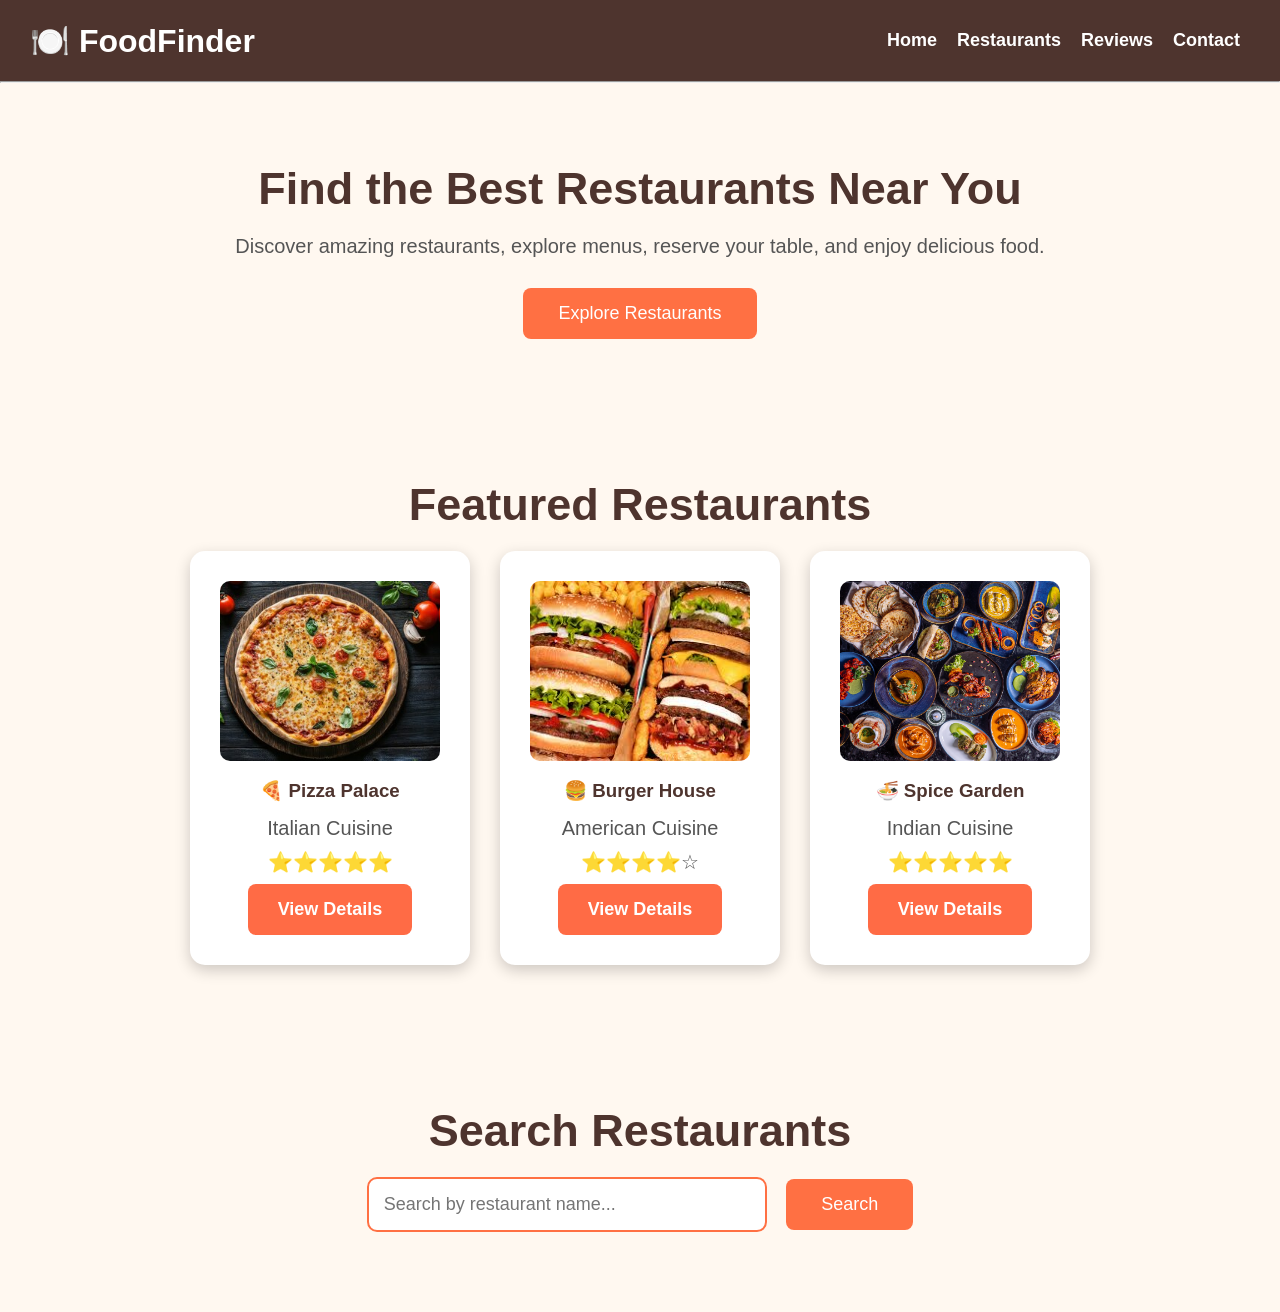
<file: index.html>
<!DOCTYPE html>
<html lang="en">

<head>
    <meta charset="UTF-8">
    <meta name="viewport" content="width=device-width, initial-scale=1.0">

    <title>FoodFinder</title>

    <link rel="stylesheet" href="style.css">
</head>

<body>

    <!-- Navigation Bar -->
    <header>
        <h1>🍽️ FoodFinder</h1>

        <nav>
            <a href="#">Home</a>
            <a href="#">Restaurants</a>
            <a href="#">Reviews</a>
            <a href="#">Contact</a>
        </nav>
    </header>

    <hr>

    <!-- Hero Section -->
    <section>

        <h2>Find the Best Restaurants Near You</h2>

        <p>
            Discover amazing restaurants, explore menus,
            reserve your table, and enjoy delicious food.
        </p>

        <button>Explore Restaurants</button>

    </section>
<!-- Featured Restaurants -->

<section class="restaurants">

    <h2>Featured Restaurants</h2>

    <div class="restaurant-container">

        <div class="card">
            <img src="image/pizza.jpeg" alt="Pizza Palace">
            <h3>🍕 Pizza Palace</h3>
            <p>Italian Cuisine</p>
            <p>⭐⭐⭐⭐⭐</p>

            <a href="pizza.html">
    <a href="pizza.html" class="btn">View Details</a>
</a>
        </div>

        <div class="card">
            <img src="image/burger.jpeg" alt="Burger House">
            <h3>🍔 Burger House</h3>
            <p>American Cuisine</p>
            <p>⭐⭐⭐⭐☆</p>

            <a href="burger.html" class="btn">View Details</a>
        </div>

        <div class="card">
            <img src="image/indian.jpeg" alt="Spice Garden">
            <h3>🍜 Spice Garden</h3>
            <p>Indian Cuisine</p>
            <p>⭐⭐⭐⭐⭐</p>

            <a href="indian.html" class="btn">View Details</a>
        </div>

    </div>

</section>
<!-- Search Section -->

<section class="search-section">

    <h2>Search Restaurants</h2>

    <input
    type="text"
    id="searchInput"
    placeholder="Search by restaurant name...">

<button onclick="searchRestaurant()">
    Search
</button>

</section>
</body>

<script src="script.js"></script>

</html>
</file>
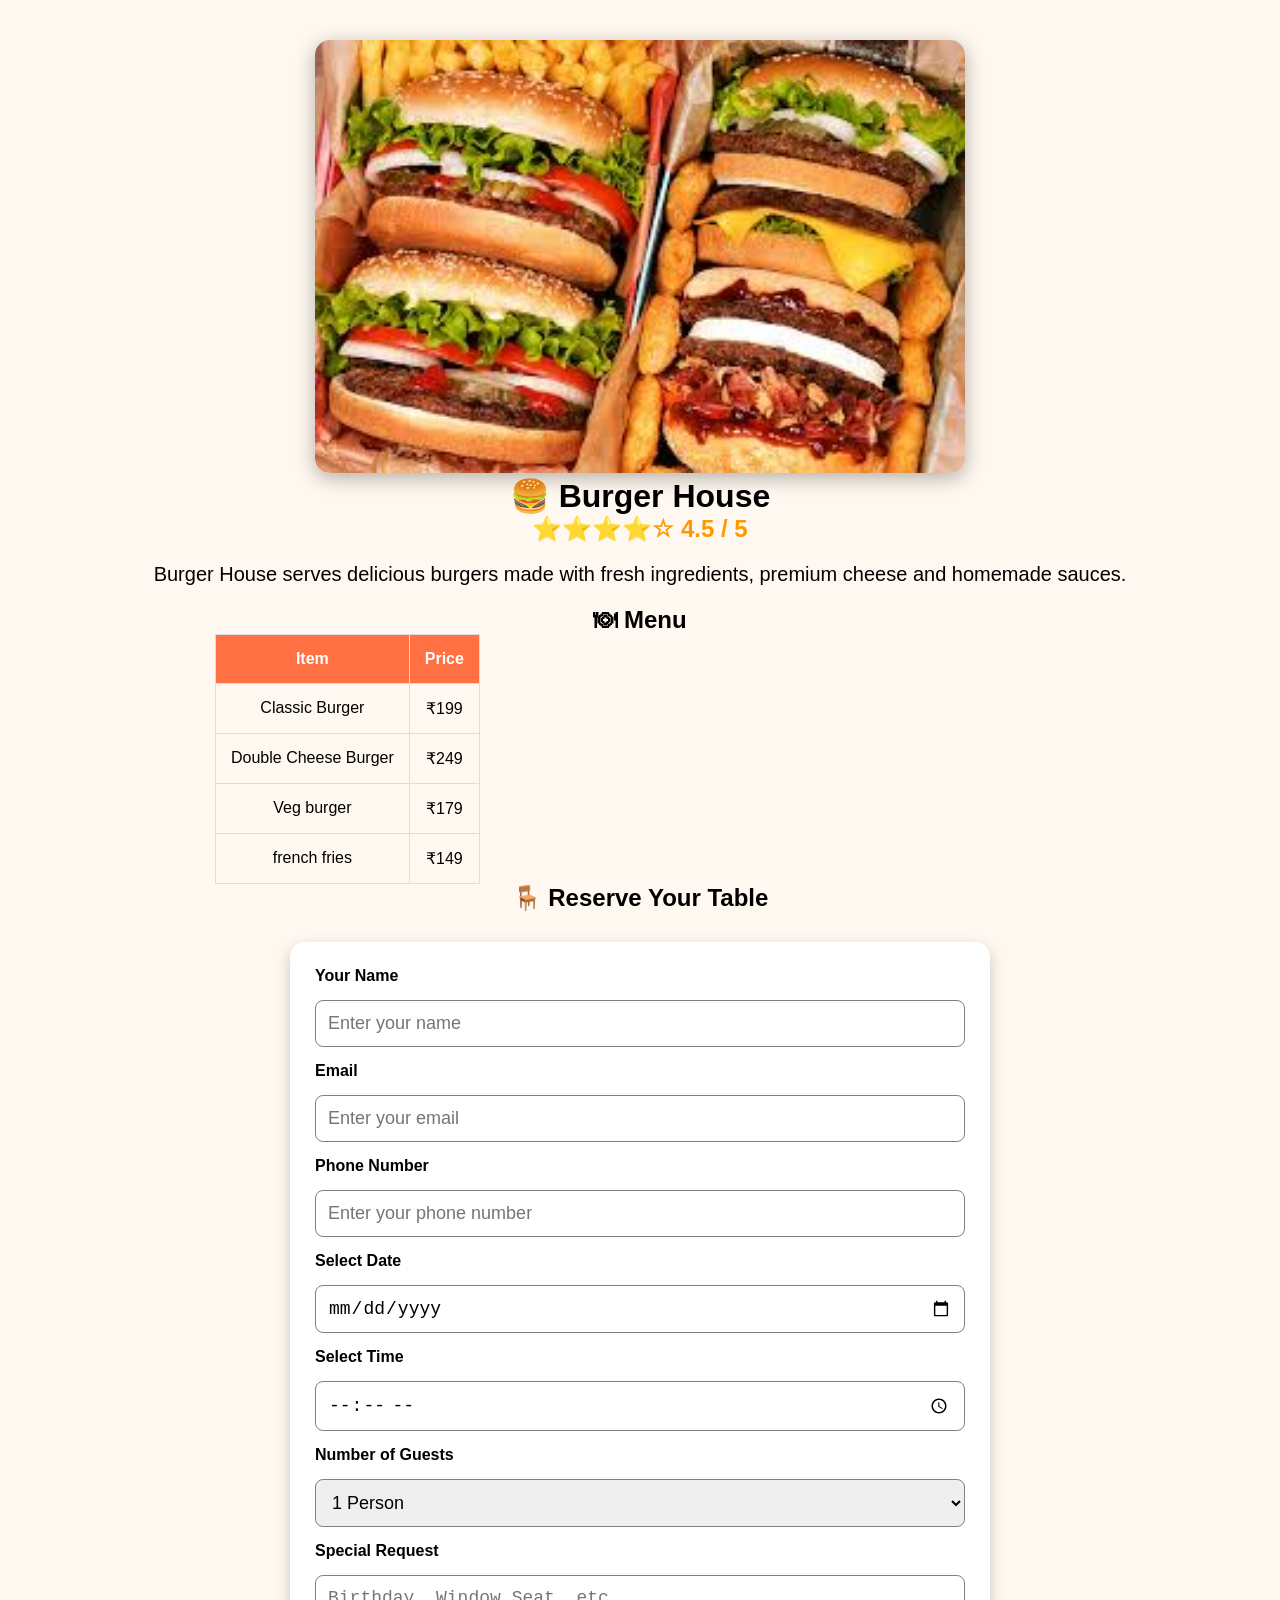
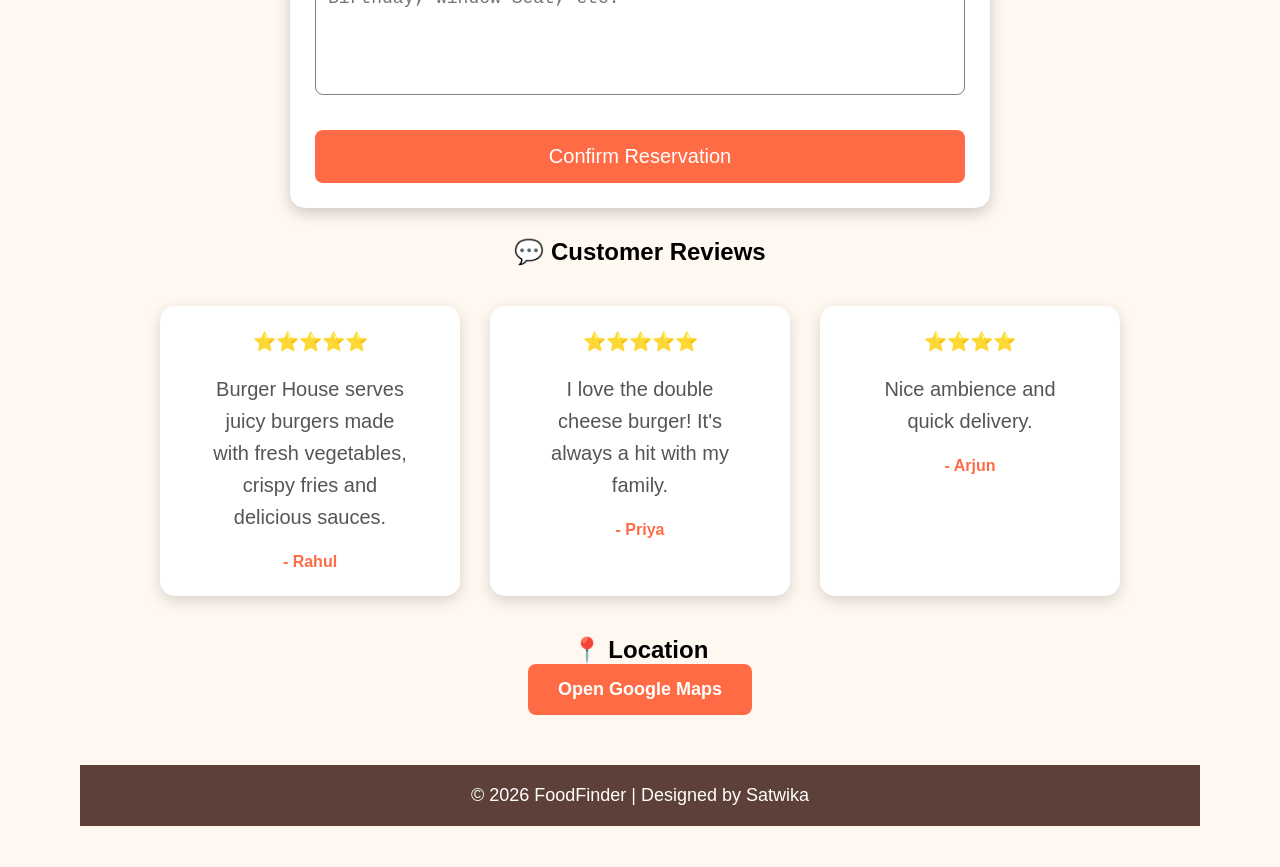
<file: burger copy.html>
<!DOCTYPE html>
<html lang="en">

<head>
    <meta charset="UTF-8">
    <meta name="viewport" content="width=device-width, initial-scale=1.0">
    <title>Burger House</title>

    <link rel="stylesheet" href="style.css">
</head>

<body>

<div class="restaurant-page">

    <img src="image/burger.jpeg" class="restaurant-image">

    <h1>🍔 Burger House</h1>

    <p class="rating">⭐⭐⭐⭐☆ 4.5 / 5</p>

    <p class="description">
        Burger House serves delicious burgers made with fresh ingredients,
        premium cheese and homemade sauces.
    </p>

    <h2>🍽 Menu</h2>

    <table class="menu-table">

        <tr>
            <th>Item</th>
            <th>Price</th>
        </tr>

        <tr>
            <td>Classic Burger</td>
            <td>₹199</td>
        </tr>

        <tr>
            <td>Double Cheese Burger</td>
            <td>₹249</td>
        </tr>

        <tr>
            <td>Veg burger</td>
            <td>₹179</td>
        </tr>

        <tr>
            <td>french fries</td>
            <td>₹149</td>
        </tr>

    </table>

    <h2>🪑 Reserve Your Table</h2>

<form id="bookingForm" class="reservation-form">

<label>Your Name</label>
<input type="text" placeholder="Enter your name">

<label>Email</label>
<input type="email" placeholder="Enter your email">

<label>Phone Number</label>
<input type="text" placeholder="Enter your phone number">

<label>Select Date</label>
<input type="date">

<label>Select Time</label>
<input type="time">

<label>Number of Guests</label>

<select>
<option>1 Person</option>
<option>2 People</option>
<option>3 People</option>
<option>4 People</option>
<option>5+ People</option>
</select>

<label>Special Request</label>

<textarea placeholder="Birthday, Window Seat, etc."></textarea>

<button type="submit" class="reserve-btn">
    Confirm Reservation
</button>

</form>

    <h2>💬 Customer Reviews</h2>

<div class="review-container">

    <div class="review-card">
        <h3>⭐⭐⭐⭐⭐</h3>
        <p class="description">
Burger House serves juicy burgers made with fresh vegetables, crispy fries and delicious sauces.
</p>
        <h4>- Rahul</h4>
    </div>

    <div class="review-card">
        <h3>⭐⭐⭐⭐⭐</h3>
        <p class="description">
I love the double cheese burger! It's always a hit with my family.
</p>
        <h4>- Priya</h4>
    </div>

    <div class="review-card">
        <h3>⭐⭐⭐⭐</h3>
        <p class="description">
Nice ambience and quick delivery.
</p>
        <h4>- Arjun</h4>
    </div>

</div>

<h2>📍 Location</h2>

    <a href="https://maps.google.com" target="_blank" class="btn">
        Open Google Maps
    </a>
<footer>
    <p>© 2026 FoodFinder | Designed by Satwika</p>
</footer>
</div>
<script src="script.js"></script>
</body>
</body>
</html>
</file>
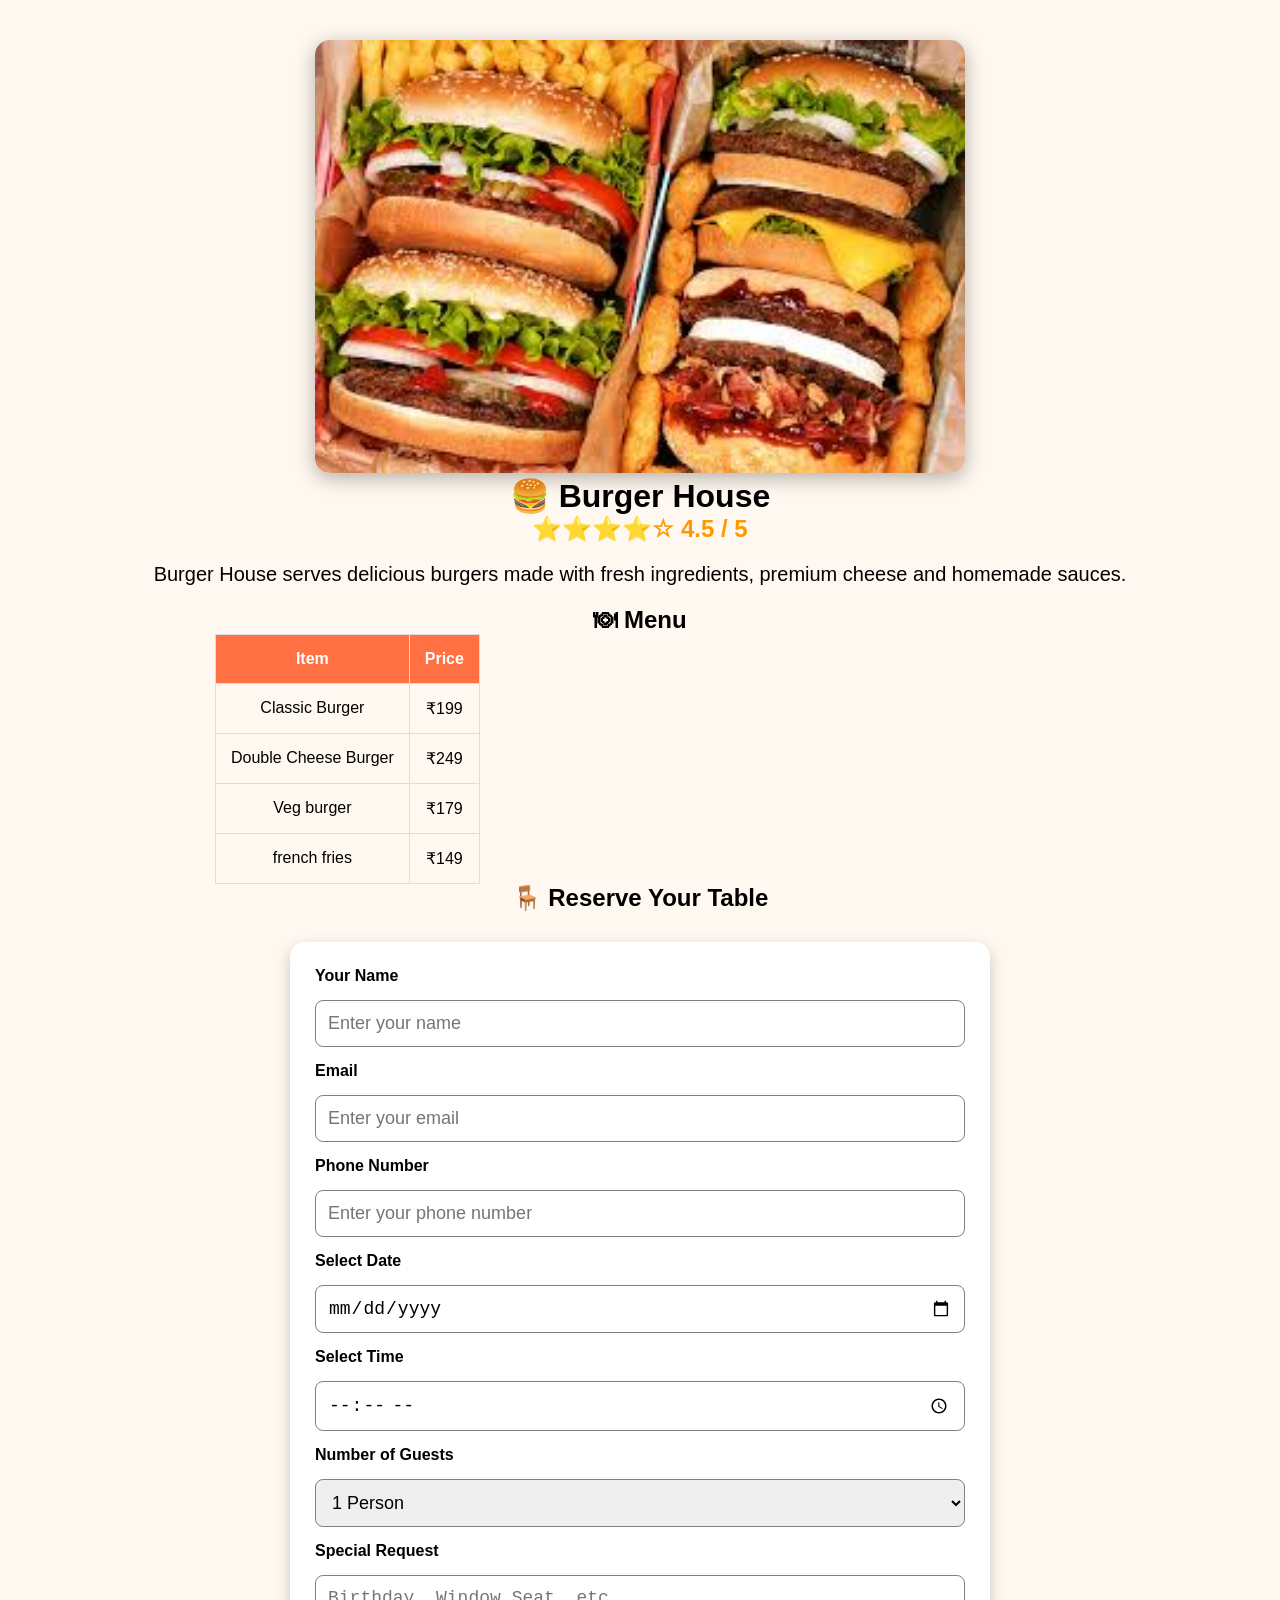
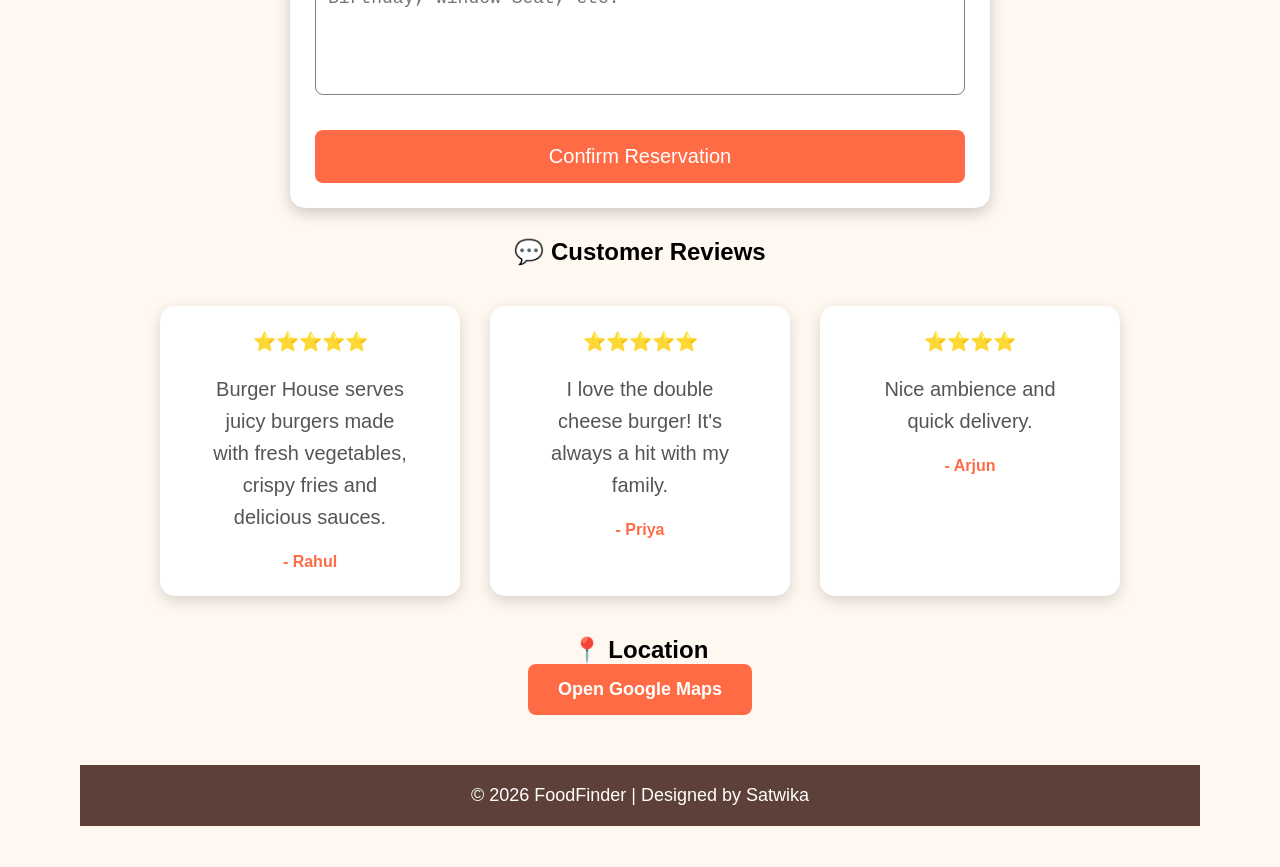
<file: burger.html>
<!DOCTYPE html>
<html lang="en">

<head>
    <meta charset="UTF-8">
    <meta name="viewport" content="width=device-width, initial-scale=1.0">
    <title>Burger House</title>

    <link rel="stylesheet" href="style.css">
</head>

<body>

<div class="restaurant-page">

    <img src="image/burger.jpeg" class="restaurant-image">
    <h1>🍔 Burger House</h1>

    <p class="rating">⭐⭐⭐⭐☆ 4.5 / 5</p>

    <p class="description">
        Burger House serves delicious burgers made with fresh ingredients,
        premium cheese and homemade sauces.
    </p>

    <h2>🍽 Menu</h2>

    <table class="menu-table">

        <tr>
            <th>Item</th>
            <th>Price</th>
        </tr>

        <tr>
            <td>Classic Burger</td>
            <td>₹199</td>
        </tr>

        <tr>
            <td>Double Cheese Burger</td>
            <td>₹249</td>
        </tr>

        <tr>
            <td>Veg burger</td>
            <td>₹179</td>
        </tr>

        <tr>
            <td>french fries</td>
            <td>₹149</td>
        </tr>

    </table>

    <h2>🪑 Reserve Your Table</h2>

<form id="bookingForm" class="reservation-form">

<label>Your Name</label>
<input type="text" placeholder="Enter your name">

<label>Email</label>
<input type="email" placeholder="Enter your email">

<label>Phone Number</label>
<input type="text" placeholder="Enter your phone number">

<label>Select Date</label>
<input type="date">

<label>Select Time</label>
<input type="time">

<label>Number of Guests</label>

<select>
<option>1 Person</option>
<option>2 People</option>
<option>3 People</option>
<option>4 People</option>
<option>5+ People</option>
</select>

<label>Special Request</label>

<textarea placeholder="Birthday, Window Seat, etc."></textarea>

<button type="submit" class="reserve-btn">
    Confirm Reservation
</button>

</form>

    <h2>💬 Customer Reviews</h2>

<div class="review-container">

    <div class="review-card">
        <h3>⭐⭐⭐⭐⭐</h3>
        <p class="description">
Burger House serves juicy burgers made with fresh vegetables, crispy fries and delicious sauces.
</p>
        <h4>- Rahul</h4>
    </div>

    <div class="review-card">
        <h3>⭐⭐⭐⭐⭐</h3>
        <p class="description">
I love the double cheese burger! It's always a hit with my family.
</p>
        <h4>- Priya</h4>
    </div>

    <div class="review-card">
        <h3>⭐⭐⭐⭐</h3>
        <p class="description">
Nice ambience and quick delivery.
</p>
        <h4>- Arjun</h4>
    </div>

</div>

<h2>📍 Location</h2>

    <a href="https://maps.google.com" target="_blank" class="btn">
        Open Google Maps
    </a>
<footer>
    <p>© 2026 FoodFinder | Designed by Satwika</p>
</footer>
</div>
<script src="script.js"></script>
</body>
</body>
</html>
</file>
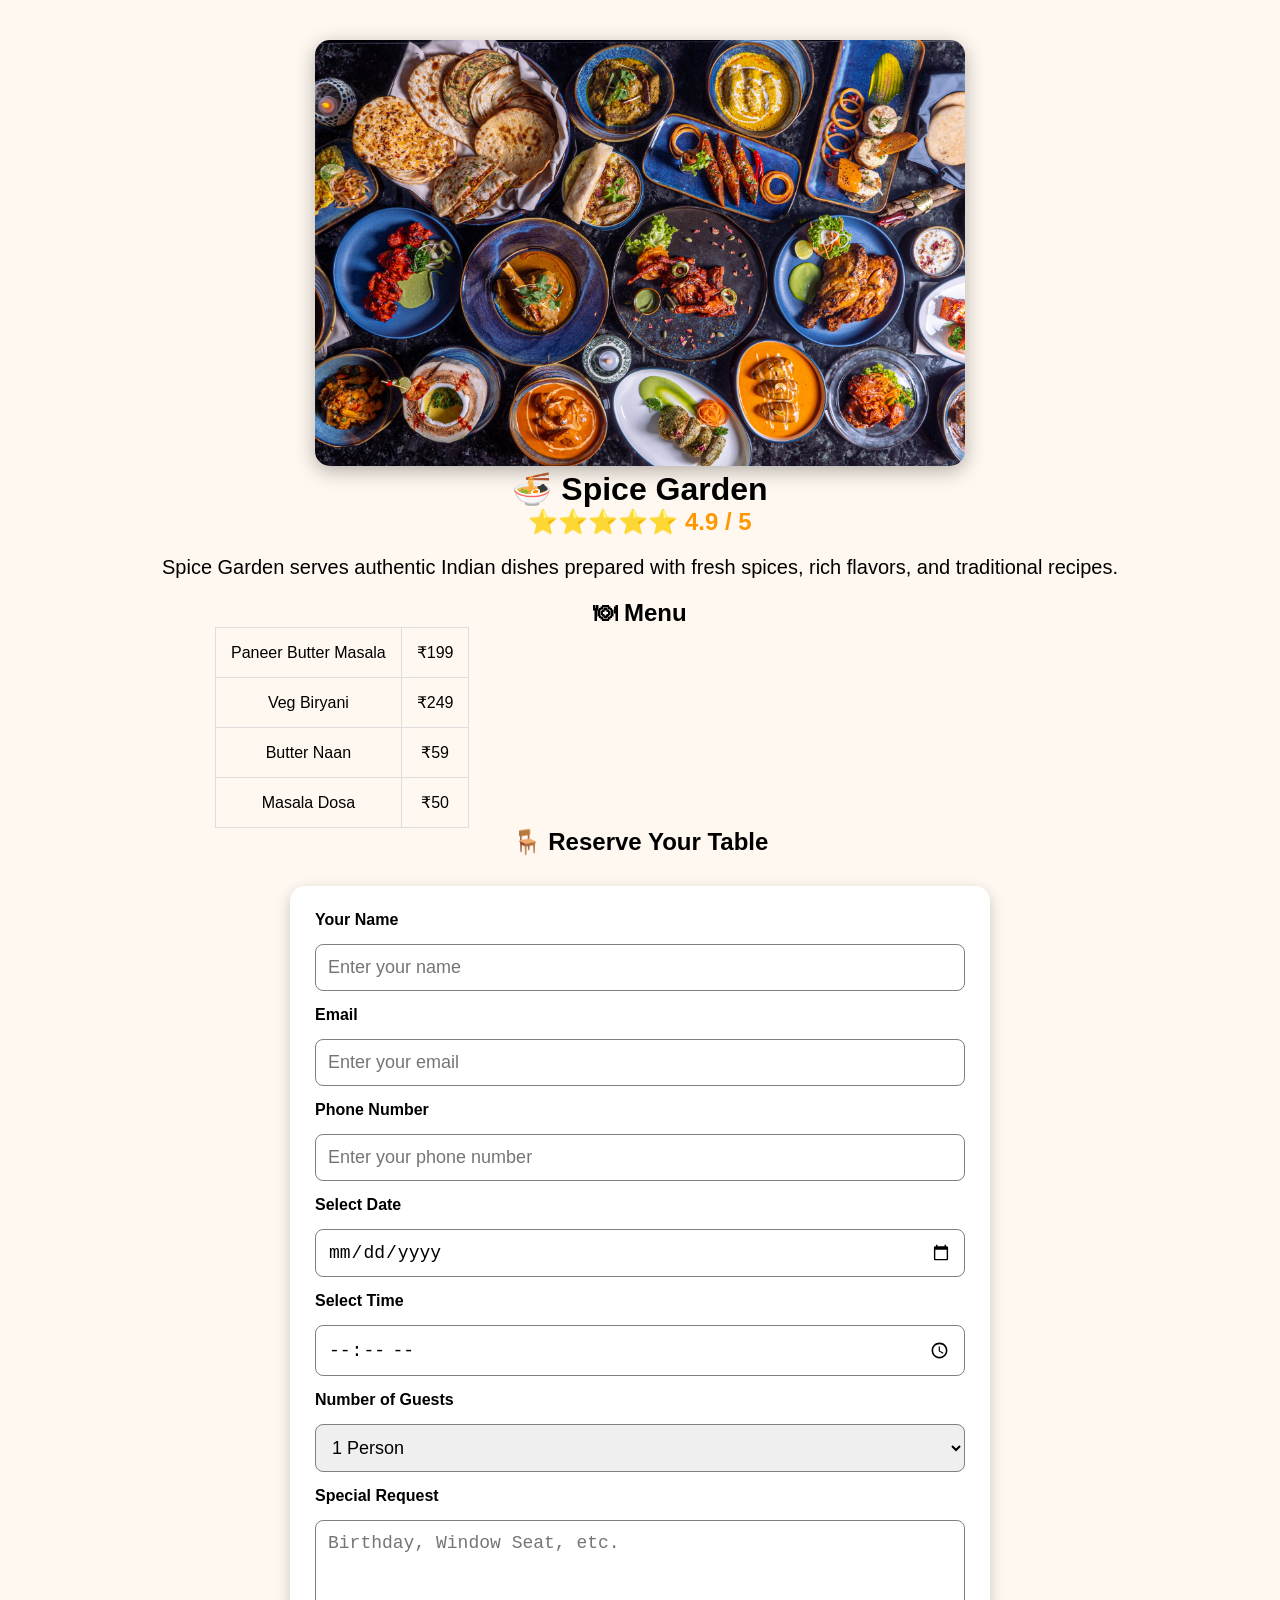
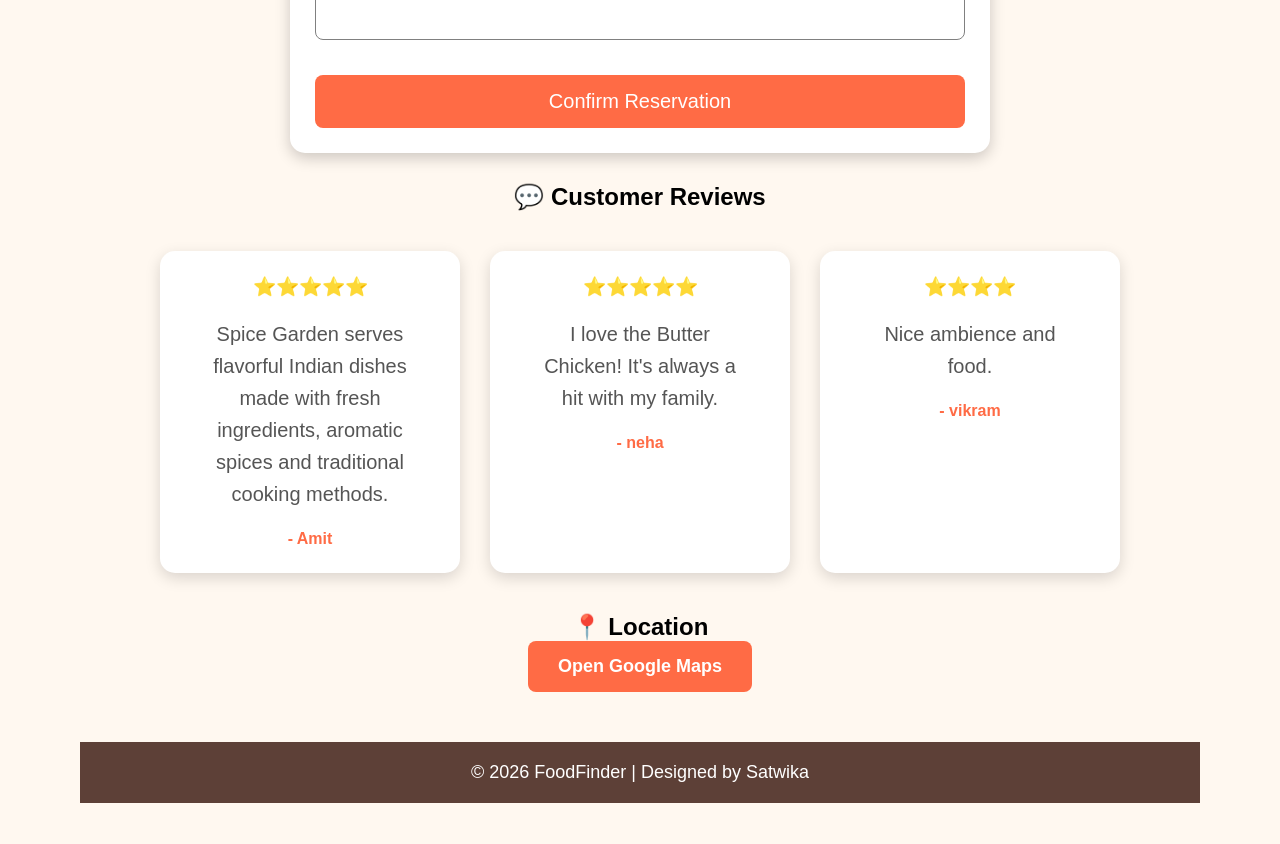
<file: indian.html>
<!DOCTYPE html>
<html lang="en">

<head>
    <meta charset="UTF-8">
    <meta name="viewport" content="width=device-width, initial-scale=1.0">
    <title>Spice Garden</title>

    <link rel="stylesheet" href="style.css">
</head>

<body>

<div class="restaurant-page">

    <img src="image/indian.jpeg" class="restaurant-image">
    <h1>🍜 Spice Garden</h1>

    <p class="rating">⭐⭐⭐⭐⭐ 4.9 / 5</p>

    <p class="description">
Spice Garden serves authentic Indian dishes prepared with fresh spices, rich flavors, and traditional recipes.
</p>

    <h2>🍽 Menu</h2>

    <table class="menu-table">

        <tr>
<td>Paneer Butter Masala</td>
<td>₹199</td>
</tr>

<tr>
<td>Veg Biryani</td>
<td>₹249</td>
</tr>

<tr>
<td>Butter Naan</td>
<td>₹59</td>
</tr>

<tr>
<td>Masala Dosa</td>
<td>₹50</td>
</tr>

    </table>

    <h2>🪑 Reserve Your Table</h2>

<form id="bookingForm" class="reservation-form">

<label>Your Name</label>
<input type="text" placeholder="Enter your name">

<label>Email</label>
<input type="email" placeholder="Enter your email">

<label>Phone Number</label>
<input type="text" placeholder="Enter your phone number">

<label>Select Date</label>
<input type="date">

<label>Select Time</label>
<input type="time">

<label>Number of Guests</label>

<select>
<option>1 Person</option>
<option>2 People</option>
<option>3 People</option>
<option>4 People</option>
<option>5+ People</option>
</select>

<label>Special Request</label>

<textarea placeholder="Birthday, Window Seat, etc."></textarea>

<button type="submit" class="reserve-btn">
    Confirm Reservation
</button>

</form>

    <h2>💬 Customer Reviews</h2>

<div class="review-container">

    <div class="review-card">
        <h3>⭐⭐⭐⭐⭐</h3>
        <p class="description">
Spice Garden serves flavorful Indian dishes made with fresh ingredients, aromatic spices and traditional cooking methods.
</p>
        <h4>- Amit</h4>
    </div>

    <div class="review-card">
        <h3>⭐⭐⭐⭐⭐</h3>
        <p class="description">
I love the Butter Chicken! It's always a hit with my family.
</p>
        <h4>- neha</h4>
    </div>

    <div class="review-card">
        <h3>⭐⭐⭐⭐</h3>
        <p class="description">
Nice ambience and food.
</p>
        <h4>- vikram</h4>
    </div>

</div>

<h2>📍 Location</h2>

    <a href="https://maps.google.com" target="_blank" class="btn">
        Open Google Maps
    </a>
<footer>
    <p>© 2026 FoodFinder | Designed by Satwika</p>
</footer>
</div>
<script src="script.js"></script>
</body>
</body>
</html>
</file>
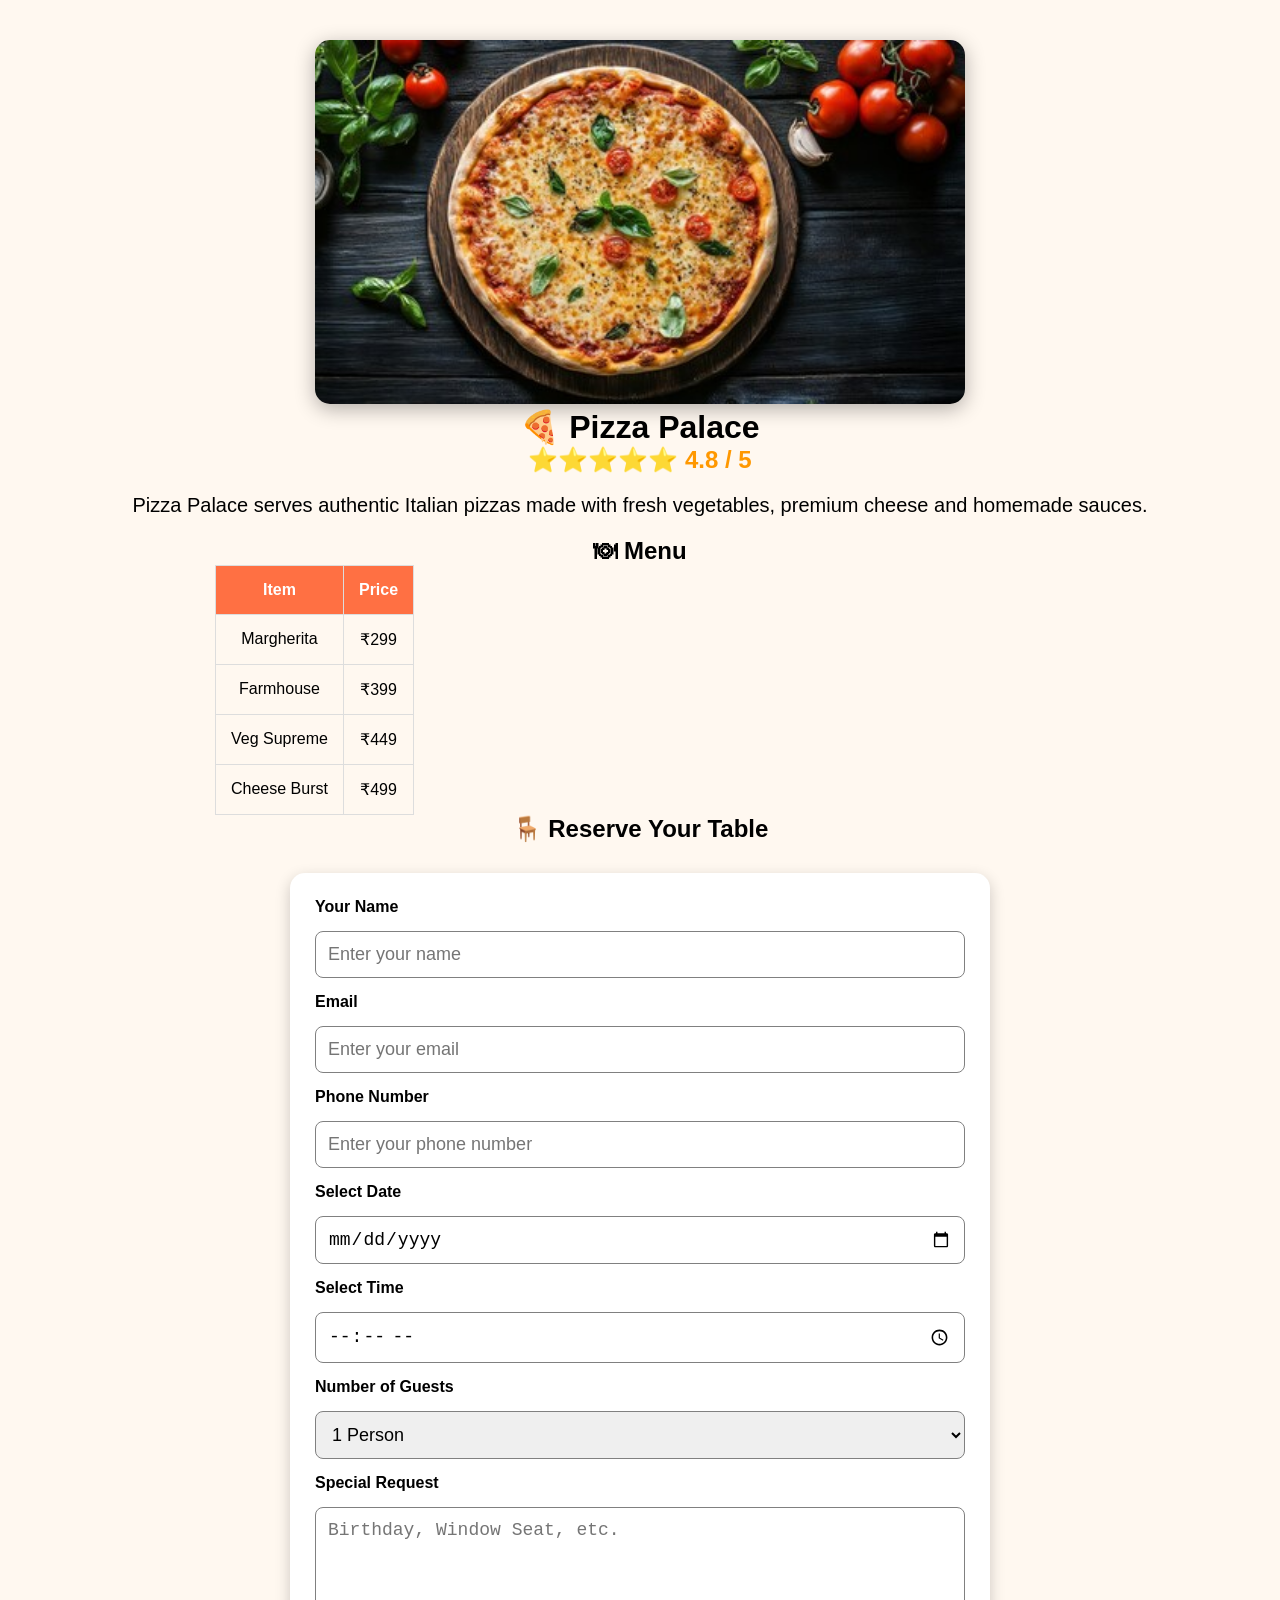
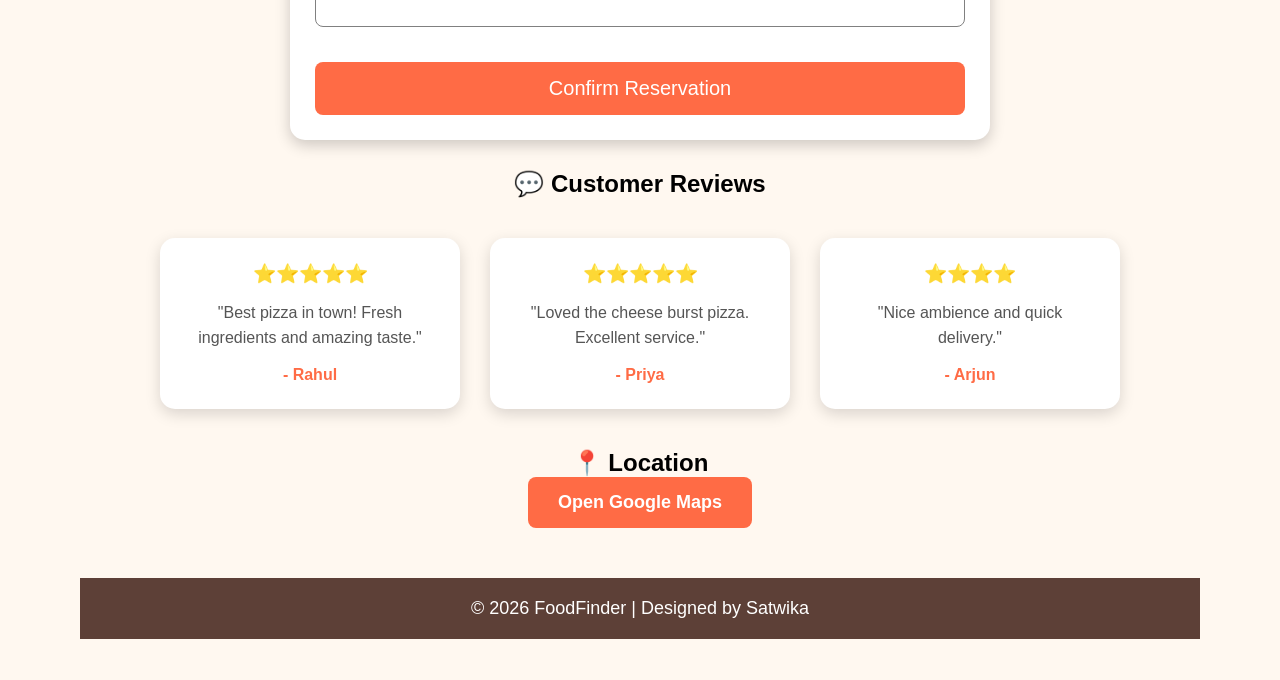
<file: pizza copy.html>
<!DOCTYPE html>
<html lang="en">

<head>
    <meta charset="UTF-8">
    <meta name="viewport" content="width=device-width, initial-scale=1.0">
    <title>Pizza Palace</title>

    <link rel="stylesheet" href="style.css">
</head>

<body>

<div class="restaurant-page">

    <img src="image/pizza.jpeg" class="restaurant-image">

    <h1>🍕 Pizza Palace</h1>

    <p class="rating">⭐⭐⭐⭐⭐ 4.8 / 5</p>

    <p class="description">
        Pizza Palace serves authentic Italian pizzas made with fresh vegetables,
        premium cheese and homemade sauces.
    </p>

    <h2>🍽 Menu</h2>

    <table class="menu-table">

        <tr>
            <th>Item</th>
            <th>Price</th>
        </tr>

        <tr>
            <td>Margherita</td>
            <td>₹299</td>
        </tr>

        <tr>
            <td>Farmhouse</td>
            <td>₹399</td>
        </tr>

        <tr>
            <td>Veg Supreme</td>
            <td>₹449</td>
        </tr>

        <tr>
            <td>Cheese Burst</td>
            <td>₹499</td>
        </tr>

    </table>

    <h2>🪑 Reserve Your Table</h2>

<form id="bookingForm" class="reservation-form">

<label>Your Name</label>
<input type="text" placeholder="Enter your name">

<label>Email</label>
<input type="email" placeholder="Enter your email">

<label>Phone Number</label>
<input type="text" placeholder="Enter your phone number">

<label>Select Date</label>
<input type="date">

<label>Select Time</label>
<input type="time">

<label>Number of Guests</label>

<select>
<option>1 Person</option>
<option>2 People</option>
<option>3 People</option>
<option>4 People</option>
<option>5+ People</option>
</select>

<label>Special Request</label>

<textarea placeholder="Birthday, Window Seat, etc."></textarea>

<button type="submit" class="reserve-btn">
    Confirm Reservation
</button>

</form>

    <h2>💬 Customer Reviews</h2>

<div class="review-container">

    <div class="review-card">
        <h3>⭐⭐⭐⭐⭐</h3>
        <p>"Best pizza in town! Fresh ingredients and amazing taste."</p>
        <h4>- Rahul</h4>
    </div>

    <div class="review-card">
        <h3>⭐⭐⭐⭐⭐</h3>
        <p>"Loved the cheese burst pizza. Excellent service."</p>
        <h4>- Priya</h4>
    </div>

    <div class="review-card">
        <h3>⭐⭐⭐⭐</h3>
        <p>"Nice ambience and quick delivery."</p>
        <h4>- Arjun</h4>
    </div>

</div>

<h2>📍 Location</h2>

    <a href="https://maps.google.com" target="_blank" class="btn">
        Open Google Maps
    </a>
<footer>
    <p>© 2026 FoodFinder | Designed by Satwika</p>
</footer>
</div>
<script src="script.js"></script>
</body>
</body>
</html>
</file>
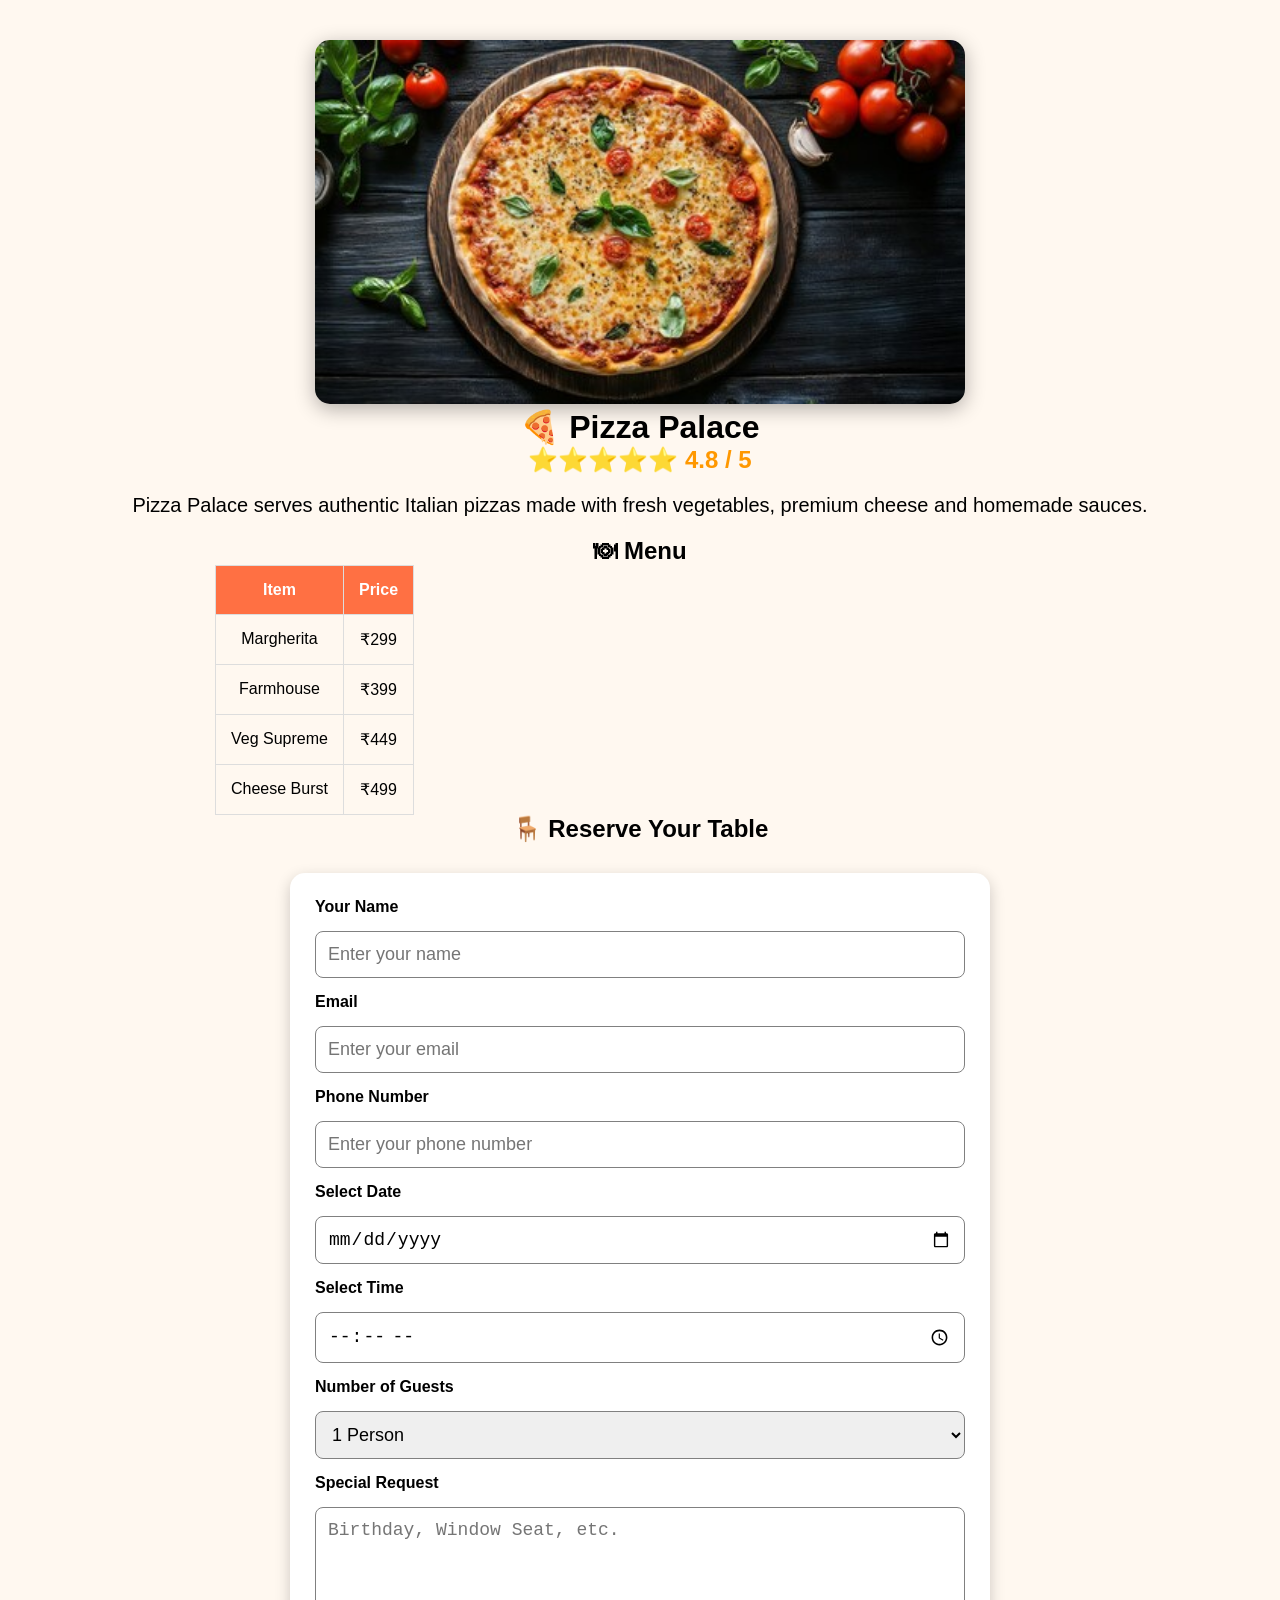
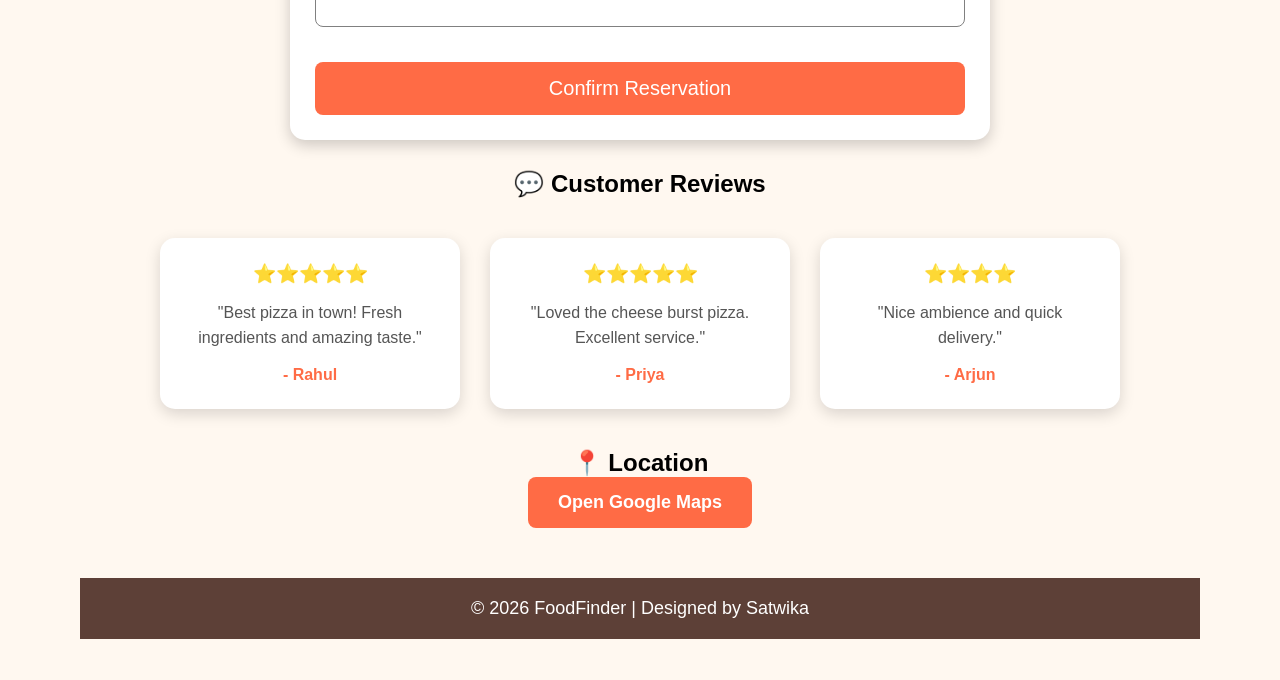
<file: pizza.html>
<!DOCTYPE html>
<html lang="en">

<head>
    <meta charset="UTF-8">
    <meta name="viewport" content="width=device-width, initial-scale=1.0">
    <title>Pizza Palace</title>

    <link rel="stylesheet" href="style.css">
</head>

<body>

<div class="restaurant-page">

    <img src="image/pizza.jpeg" class="restaurant-image">

    <h1>🍕 Pizza Palace</h1>

    <p class="rating">⭐⭐⭐⭐⭐ 4.8 / 5</p>

    <p class="description">
        Pizza Palace serves authentic Italian pizzas made with fresh vegetables,
        premium cheese and homemade sauces.
    </p>

    <h2>🍽 Menu</h2>

    <table class="menu-table">

        <tr>
            <th>Item</th>
            <th>Price</th>
        </tr>

        <tr>
            <td>Margherita</td>
            <td>₹299</td>
        </tr>

        <tr>
            <td>Farmhouse</td>
            <td>₹399</td>
        </tr>

        <tr>
            <td>Veg Supreme</td>
            <td>₹449</td>
        </tr>

        <tr>
            <td>Cheese Burst</td>
            <td>₹499</td>
        </tr>

    </table>

    <h2>🪑 Reserve Your Table</h2>

<form id="bookingForm" class="reservation-form">

<label>Your Name</label>
<input type="text" placeholder="Enter your name">

<label>Email</label>
<input type="email" placeholder="Enter your email">

<label>Phone Number</label>
<input type="text" placeholder="Enter your phone number">

<label>Select Date</label>
<input type="date">

<label>Select Time</label>
<input type="time">

<label>Number of Guests</label>

<select>
<option>1 Person</option>
<option>2 People</option>
<option>3 People</option>
<option>4 People</option>
<option>5+ People</option>
</select>

<label>Special Request</label>

<textarea placeholder="Birthday, Window Seat, etc."></textarea>

<button type="submit" class="reserve-btn">
    Confirm Reservation
</button>

</form>

    <h2>💬 Customer Reviews</h2>

<div class="review-container">

    <div class="review-card">
        <h3>⭐⭐⭐⭐⭐</h3>
        <p>"Best pizza in town! Fresh ingredients and amazing taste."</p>
        <h4>- Rahul</h4>
    </div>

    <div class="review-card">
        <h3>⭐⭐⭐⭐⭐</h3>
        <p>"Loved the cheese burst pizza. Excellent service."</p>
        <h4>- Priya</h4>
    </div>

    <div class="review-card">
        <h3>⭐⭐⭐⭐</h3>
        <p>"Nice ambience and quick delivery."</p>
        <h4>- Arjun</h4>
    </div>

</div>

<h2>📍 Location</h2>

    <a href="https://maps.google.com" target="_blank" class="btn">
        Open Google Maps
    </a>
<footer>
    <p>© 2026 FoodFinder | Designed by Satwika</p>
</footer>
</div>
<script src="script.js"></script>
</body>
</body>
</html>
</file>
<file: style.css>
/* Reset */
*{
    margin:0;
    padding:0;
    box-sizing:border-box;
}

/* Body */
body{
    font-family:Arial, Helvetica, sans-serif;
    background-color:#FFF8F0;
}

/* Header */
header{
    background:#4E342E;
    color:white;
    display:flex;
    justify-content:space-between;
    align-items:center;
    flex-wrap:wrap;
    gap:15px;
    padding:20px 30px;
}

/* Logo */
header h1{
    font-size:32px;
}

/* Navigation */

nav{
    display:flex;
    flex-wrap:wrap;
    justify-content:center;
}

nav a{
    color:white;
    text-decoration:none;
    margin:10px;
    font-size:18px;
    font-weight:bold;
}

nav a:hover{
    color:#FFC107;
}

/* Hero Section */

section{
    text-align:center;
    padding:80px 20px;
}

section h2{
    font-size:45px;
    color:#4E342E;
    margin-bottom:20px;
}

section p{
    font-size:20px;
    color:#555;
    margin-bottom:30px;
}

/* Button */

button{
    background:#FF7043;
    color:white;
    padding:15px 35px;
    border:none;
    border-radius:8px;
    font-size:18px;
    cursor:pointer;
}

button:hover{
    background:#E64A19;
}
/* Restaurant Section */

.restaurants{
    padding:60px;
}

.restaurant-container{

    display:flex;

    justify-content:center;

    gap:30px;

    flex-wrap:wrap;

}

.card{

    background:white;

    width:280px;

    padding:30px;

    border-radius:15px;

    text-align:center;

    box-shadow:0px 5px 15px rgba(0,0,0,0.2);

    transition:0.3s;

}

.card:hover{

    transform:translateY(-10px);

}

.card h3{

    margin-bottom:15px;

    color:#4E342E;

}

.card p{

    margin:10px;

}
/* Search Section */

.search-section{

    text-align:center;

    padding:80px 20px;

}

.search-section input{

    width:100%;
    
    max-width:400px;
    
    padding:15px;

    border-radius:10px;

    border:2px solid #FF7043;

    font-size:18px;

}

.search-section button{

    margin-left:15px;

}
.card img{
    width:100%;
    height:180px;
    object-fit:cover;
    border-radius:10px;
    margin-bottom:15px;
}
.restaurant-page{
    width:95%;
    max-width:1200px;
    margin:auto;
    padding:40px;
    text-align:center;
}

.restaurant-image{
    width:100%;
    max-width:650px;
    height:auto;
    object-fit:cover;
    border-radius:15px;
    box-shadow:0 5px 20px rgba(0,0,0,.3);
}

.rating{
    font-size:24px;
    color:#ff9800;
    font-weight:bold;
}

.description{
    font-size:20px;
    margin:20px;
}

.menu-table{
    width:100%;
    overflow-x:auto;
    display:block;
    max-width:850px;
    margin:auto;
    border-collapse:collapse;
}

.menu-table th,
.menu-table td{
    border:1px solid #ddd;
    padding:15px;
}

.menu-table th{
    background:#ff7043;
    color:white;
}

.review-box{
    background:white;
    margin:20px auto;
    padding:20px;
    width:100%;
    max-width:700px;
    border-radius:10px;
    box-shadow:0 5px 15px rgba(0,0,0,.2);
}
.reservation-form{
    width:100%;
    max-width:700px;
    margin:30px auto;
    display:flex;
    flex-direction:column;
    gap:15px;
    padding:25px;
    background:white;
    border-radius:15px;
    box-shadow:0 5px 15px rgba(0,0,0,.2);
}

.reservation-form input,

.reservation-form select,

.reservation-form textarea{

padding:12px;

font-size:18px;

border:1px solid gray;

border-radius:8px;

}

.reservation-form textarea{

height:120px;

resize:none;

}

.reservation-form label{

font-weight:bold;

text-align:left;

}
.reserve-btn{
    width:100%;
    padding:15px;
    background:#ff6b45;
    color:white;
    border:none;
    border-radius:8px;
    font-size:20px;
    cursor:pointer;
    margin-top:20px;
    transition:0.3s;
}
.btn{
    display:inline-block;
    background:#ff6b45;
    color:white;
    padding:15px 30px;
    text-decoration:none;
    border-radius:8px;
    font-size:18px;
    font-weight:bold;
    transition:0.3s;
}

.btn:hover{
    background:#e4572f;
}

.reserve-btn:hover{
    background:#e4572f;
}
.review-container{
    display:flex;
    justify-content:center;
    gap:30px;
    margin:40px 0;
    flex-wrap:wrap;
}

.review-card{
    width:100%;
    max-width:300px;
    background:white;
    padding:25px;
    border-radius:15px;
    text-align:center;
    box-shadow:0 5px 15px rgba(0,0,0,0.15);
    transition:.3s;
}

.review-card:hover{
    transform:translateY(-8px);
}

.review-card h3{
    color:#ffb400;
    margin-bottom:15px;
}

.review-card p{
    color:#555;
    line-height:1.6;
}

.review-card h4{
    margin-top:15px;
    color:#ff6b45;
}
footer{
    background:#5d4037;
    color:white;
    text-align:center;
    padding:20px;
    margin-top:50px;
    font-size:18px;
}
.review-card h4{
    margin-top:15px;
    color:#ff6b45;
}

footer{
    background:#5d4037;
    color:white;
    text-align:center;
    padding:20px;
    margin-top:50px;
    font-size:18px;
}

/* Add the responsive code BELOW the footer */

@media (max-width:768px){

header{
flex-direction:column;
text-align:center;
}

nav{
flex-direction:column;
}

.search-section input,
.search-section button{
width:100%;
margin:10px 0;
}

.restaurant-page{
padding:15px;
}

.card{
width:100%;
}

.review-card{
max-width:100%;
}

button{
width:100%;
}

}

@media (max-width:480px){

section h2{
font-size:30px;
}

section p{
font-size:16px;
}

header h1{
font-size:24px;
}

.restaurant-image{
max-width:100%;
}

}
</file>
